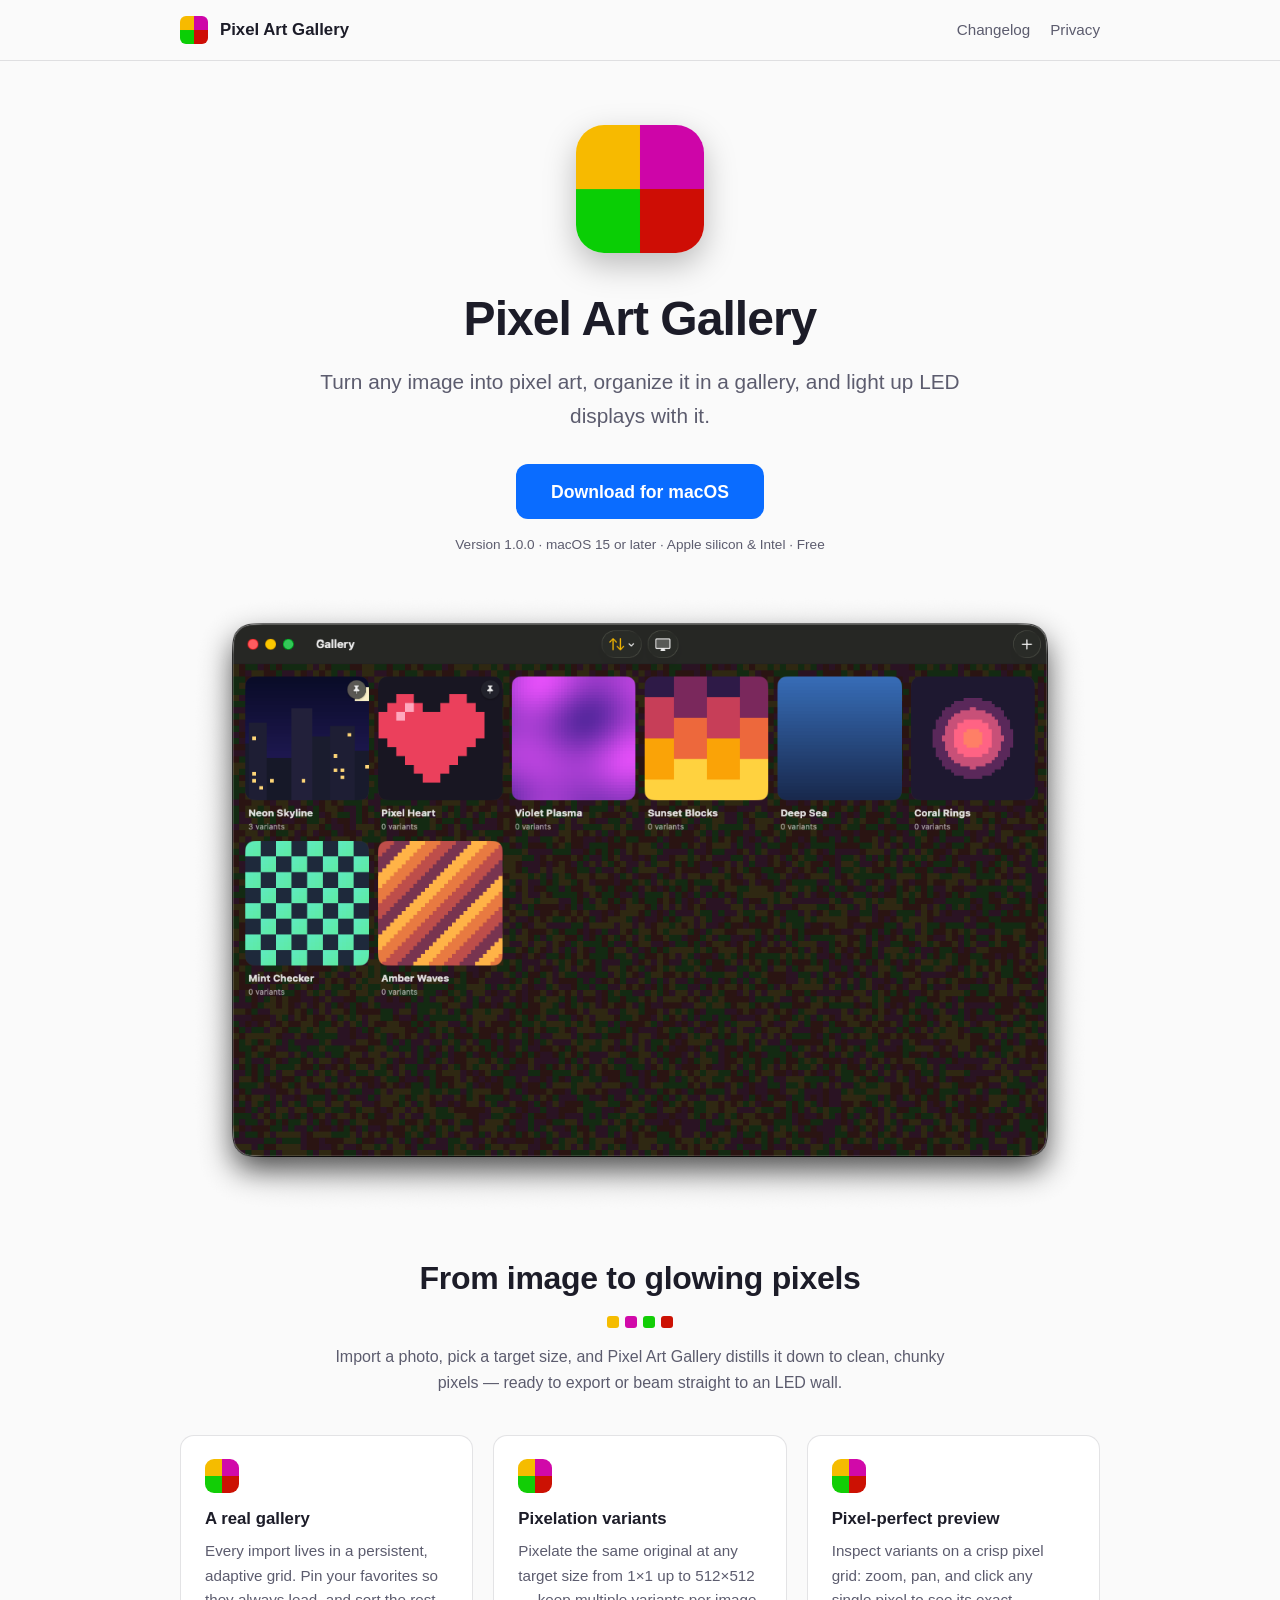
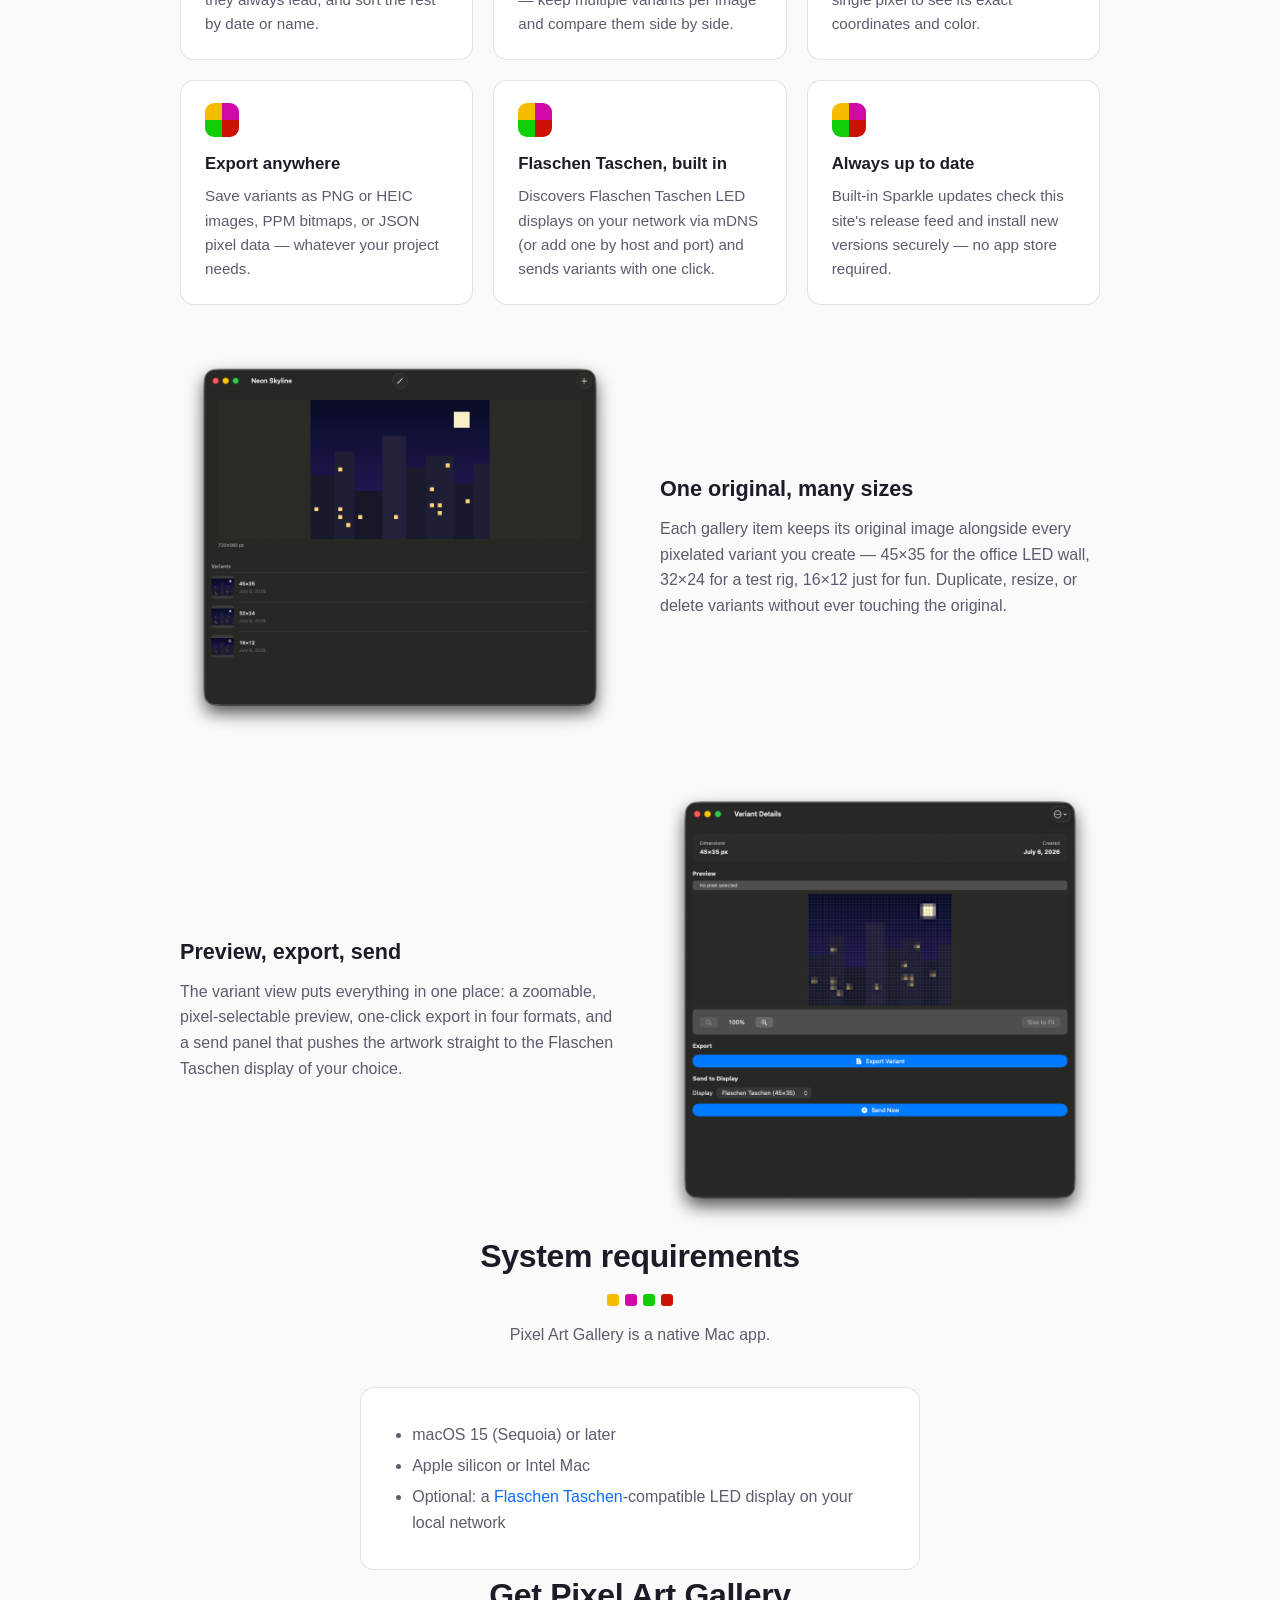
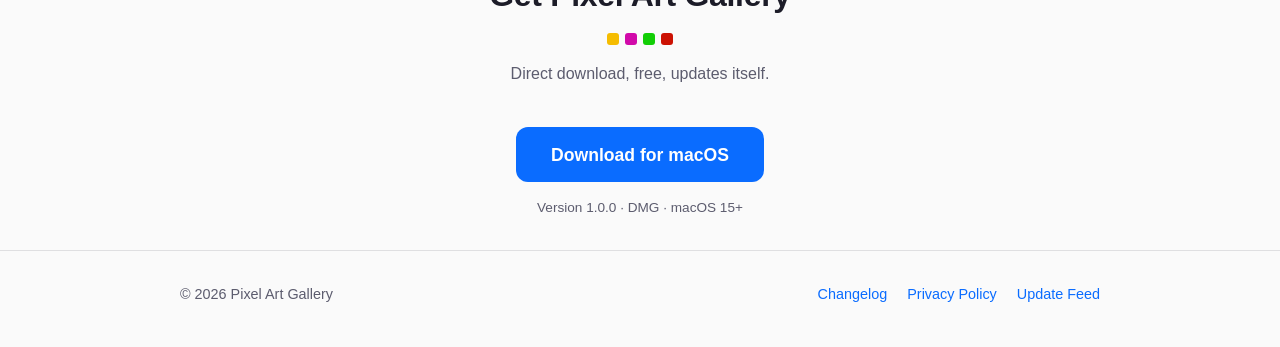
<file: website/index.html>
<!DOCTYPE html>
<html lang="en">
<head>
  <meta charset="utf-8">
  <meta name="viewport" content="width=device-width, initial-scale=1">
  <title>Pixel Art Gallery — Turn any image into pixel art for macOS</title>
  <meta name="description" content="Pixel Art Gallery for macOS turns any image into pixel art, organizes it in a gallery, and sends it to Flaschen Taschen LED displays on your network.">

  <link rel="icon" type="image/png" href="assets/favicon.png">
  <link rel="apple-touch-icon" href="assets/icon-512.png">
  <link rel="stylesheet" href="css/site.css">

  <meta property="og:type" content="website">
  <meta property="og:site_name" content="Pixel Art Gallery">
  <meta property="og:title" content="Pixel Art Gallery for macOS">
  <meta property="og:description" content="Turn any image into pixel art, organize it in a gallery, and light up Flaschen Taschen LED displays with it.">
  <meta property="og:url" content="https://pixelartgallery.sstools.co/">
  <meta property="og:image" content="https://pixelartgallery.sstools.co/assets/og-image.png">
  <meta property="og:image:width" content="1200">
  <meta property="og:image:height" content="630">
  <meta name="twitter:card" content="summary_large_image">
  <meta name="twitter:title" content="Pixel Art Gallery for macOS">
  <meta name="twitter:description" content="Turn any image into pixel art, organize it in a gallery, and light up Flaschen Taschen LED displays with it.">
  <meta name="twitter:image" content="https://pixelartgallery.sstools.co/assets/og-image.png">
</head>
<body>

<header class="site-header">
  <div class="container">
    <img class="mark" src="assets/icon-512.png" alt="" width="28" height="28">
    <span class="name">Pixel Art Gallery</span>
    <nav>
      <a href="changelog.html">Changelog</a>
      <a href="privacy.html">Privacy</a>
    </nav>
  </div>
</header>

<main>

  <div class="hero container">
    <img class="app-icon" src="assets/icon-512.png" alt="Pixel Art Gallery app icon" width="128" height="128">
    <h1>Pixel Art Gallery</h1>
    <p class="tagline">Turn any image into pixel art, organize it in a gallery, and light up LED displays with it.</p>
    <a class="button-download" href="downloads/PixelArtGallery-1.0.0.dmg" download>Download for macOS</a>
    <p class="fine-print">Version 1.0.0 &middot; macOS 15 or later &middot; Apple silicon &amp; Intel &middot; Free</p>
    <div class="hero-shot shot">
      <img src="assets/screenshots/gallery-grid.png" alt="The Pixel Art Gallery main window: a grid of pixel-art thumbnails with pinned favorites leading the gallery" width="1172" height="804">
    </div>
  </div>

  <section class="container" id="features">
    <h2>From image to glowing pixels</h2>
    <div class="pixel-row" aria-hidden="true"><span></span><span></span><span></span><span></span></div>
    <p class="lede">Import a photo, pick a target size, and Pixel Art Gallery distills it down to clean, chunky pixels — ready to export or beam straight to an LED wall.</p>

    <div class="features">
      <div class="feature">
        <div class="chip" aria-hidden="true"><i></i><i></i><i></i><i></i></div>
        <h3>A real gallery</h3>
        <p>Every import lives in a persistent, adaptive grid. Pin your favorites so they always lead, and sort the rest by date or name.</p>
      </div>
      <div class="feature">
        <div class="chip" aria-hidden="true"><i></i><i></i><i></i><i></i></div>
        <h3>Pixelation variants</h3>
        <p>Pixelate the same original at any target size from 1&times;1 up to 512&times;512 — keep multiple variants per image and compare them side by side.</p>
      </div>
      <div class="feature">
        <div class="chip" aria-hidden="true"><i></i><i></i><i></i><i></i></div>
        <h3>Pixel-perfect preview</h3>
        <p>Inspect variants on a crisp pixel grid: zoom, pan, and click any single pixel to see its exact coordinates and color.</p>
      </div>
      <div class="feature">
        <div class="chip" aria-hidden="true"><i></i><i></i><i></i><i></i></div>
        <h3>Export anywhere</h3>
        <p>Save variants as PNG or HEIC images, PPM bitmaps, or JSON pixel data — whatever your project needs.</p>
      </div>
      <div class="feature">
        <div class="chip" aria-hidden="true"><i></i><i></i><i></i><i></i></div>
        <h3>Flaschen Taschen, built in</h3>
        <p>Discovers Flaschen Taschen LED displays on your network via mDNS (or add one by host and port) and sends variants with one click.</p>
      </div>
      <div class="feature">
        <div class="chip" aria-hidden="true"><i></i><i></i><i></i><i></i></div>
        <h3>Always up to date</h3>
        <p>Built-in Sparkle updates check this site's release feed and install new versions securely — no app store required.</p>
      </div>
    </div>

    <div class="showcase">
      <div class="shot">
        <img src="assets/screenshots/item-detail.png" alt="A gallery item's detail view showing the original image and its list of pixelated variants at different sizes" width="1012" height="884">
      </div>
      <div>
        <h3>One original, many sizes</h3>
        <p>Each gallery item keeps its original image alongside every pixelated variant you create — 45&times;35 for the office LED wall, 32&times;24 for a test rig, 16&times;12 just for fun. Duplicate, resize, or delete variants without ever touching the original.</p>
      </div>
    </div>

    <div class="showcase flip">
      <div class="shot">
        <img src="assets/screenshots/variant-detail.png" alt="The variant detail view with a zoomable pixel-grid preview, an export button, and a Send to Display section targeting a Flaschen Taschen display" width="972" height="984">
      </div>
      <div>
        <h3>Preview, export, send</h3>
        <p>The variant view puts everything in one place: a zoomable, pixel-selectable preview, one-click export in four formats, and a send panel that pushes the artwork straight to the Flaschen Taschen display of your choice.</p>
      </div>
    </div>
  </section>

  <section class="container" id="requirements">
    <h2>System requirements</h2>
    <div class="pixel-row" aria-hidden="true"><span></span><span></span><span></span><span></span></div>
    <p class="lede">Pixel Art Gallery is a native Mac app.</p>
    <div class="requirements">
      <ul>
        <li>macOS 15 (Sequoia) or later</li>
        <li>Apple silicon or Intel Mac</li>
        <li>Optional: a <a href="https://github.com/hzeller/flaschen-taschen">Flaschen Taschen</a>-compatible LED display on your local network</li>
      </ul>
    </div>
  </section>

  <section class="container" style="text-align: center;">
    <h2>Get Pixel Art Gallery</h2>
    <div class="pixel-row" aria-hidden="true"><span></span><span></span><span></span><span></span></div>
    <p class="lede">Direct download, free, updates itself.</p>
    <a class="button-download" href="downloads/PixelArtGallery-1.0.0.dmg" download>Download for macOS</a>
    <p class="fine-print" style="color: var(--text-secondary); font-size: 0.85rem; margin-top: 0.9rem;">Version 1.0.0 &middot; DMG &middot; macOS 15+</p>
  </section>

</main>

<footer class="site-footer">
  <div class="container">
    <span>&copy; 2026 Pixel Art Gallery</span>
    <nav>
      <a href="changelog.html">Changelog</a>
      <a href="privacy.html">Privacy Policy</a>
      <a href="appcast.xml">Update Feed</a>
    </nav>
  </div>
</footer>

</body>
</html>
</file>
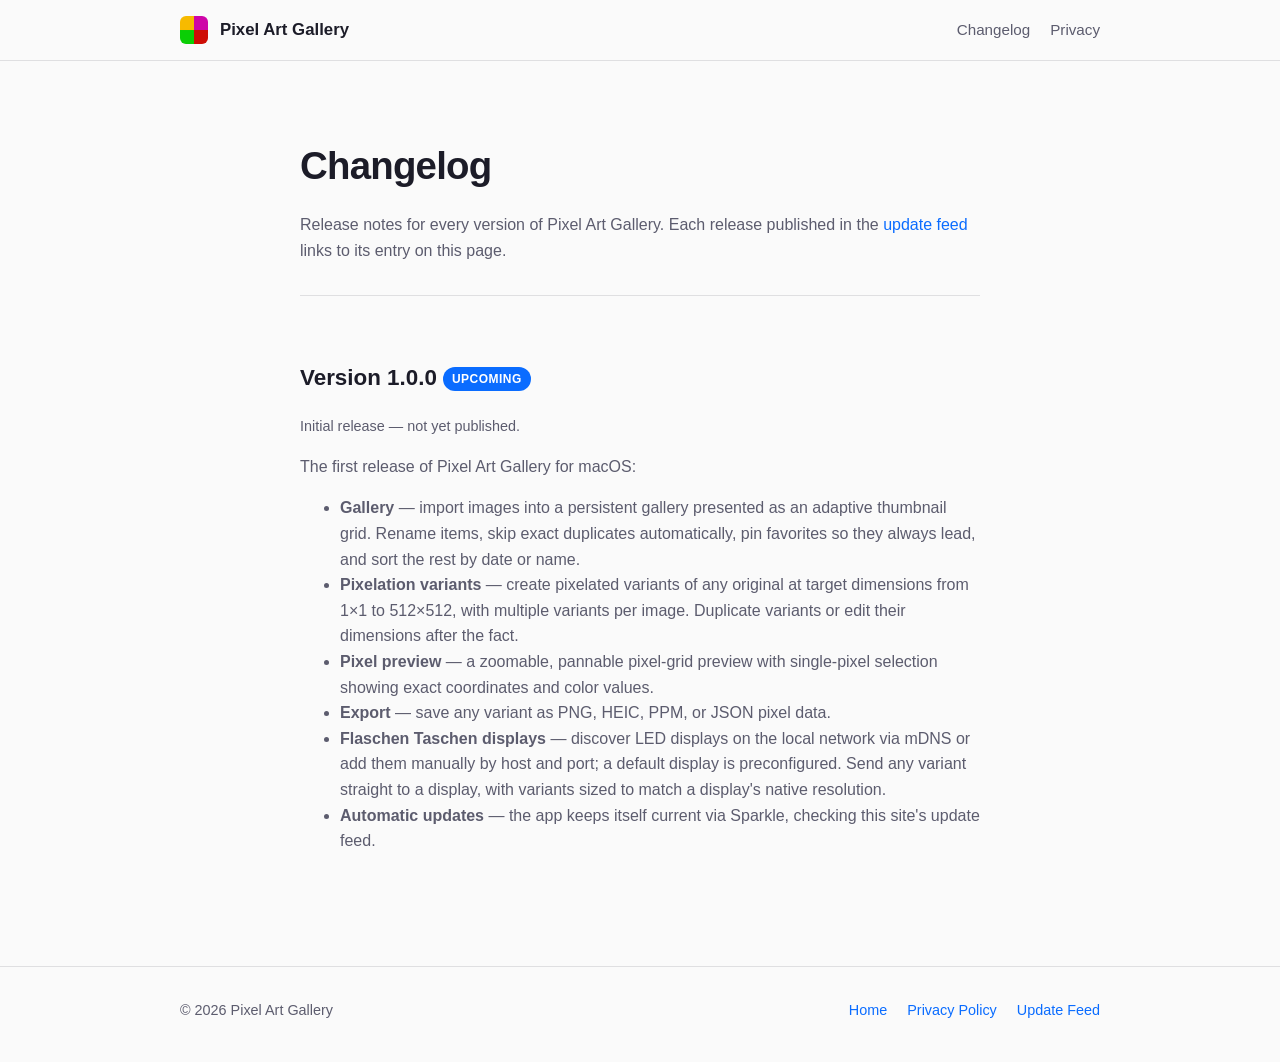
<file: website/changelog.html>
<!DOCTYPE html>
<html lang="en">
<head>
  <meta charset="utf-8">
  <meta name="viewport" content="width=device-width, initial-scale=1">
  <title>Changelog — Pixel Art Gallery</title>
  <meta name="description" content="Release notes for Pixel Art Gallery for macOS.">
  <link rel="icon" type="image/png" href="assets/favicon.png">
  <link rel="apple-touch-icon" href="assets/icon-512.png">
  <link rel="stylesheet" href="css/site.css">
</head>
<body>

<header class="site-header">
  <div class="container">
    <a href="index.html" style="display: flex; align-items: center; gap: 0.75rem;">
      <img class="mark" src="assets/icon-512.png" alt="" width="28" height="28">
      <span class="name">Pixel Art Gallery</span>
    </a>
    <nav>
      <a href="changelog.html">Changelog</a>
      <a href="privacy.html">Privacy</a>
    </nav>
  </div>
</header>

<main class="prose">
  <h1>Changelog</h1>
  <p>Release notes for every version of Pixel Art Gallery. Each release published in the <a href="appcast.xml">update feed</a> links to its entry on this page.</p>

  <article id="v1-0-0">
    <h2>Version 1.0.0 <span class="badge">Upcoming</span></h2>
    <p class="meta">Initial release &mdash; not yet published.</p>
    <p>The first release of Pixel Art Gallery for macOS:</p>
    <ul>
      <li><strong>Gallery</strong> &mdash; import images into a persistent gallery presented as an adaptive thumbnail grid. Rename items, skip exact duplicates automatically, pin favorites so they always lead, and sort the rest by date or name.</li>
      <li><strong>Pixelation variants</strong> &mdash; create pixelated variants of any original at target dimensions from 1&times;1 to 512&times;512, with multiple variants per image. Duplicate variants or edit their dimensions after the fact.</li>
      <li><strong>Pixel preview</strong> &mdash; a zoomable, pannable pixel-grid preview with single-pixel selection showing exact coordinates and color values.</li>
      <li><strong>Export</strong> &mdash; save any variant as PNG, HEIC, PPM, or JSON pixel data.</li>
      <li><strong>Flaschen Taschen displays</strong> &mdash; discover LED displays on the local network via mDNS or add them manually by host and port; a default display is preconfigured. Send any variant straight to a display, with variants sized to match a display's native resolution.</li>
      <li><strong>Automatic updates</strong> &mdash; the app keeps itself current via Sparkle, checking this site's update feed.</li>
    </ul>
  </article>
</main>

<footer class="site-footer">
  <div class="container">
    <span>&copy; 2026 Pixel Art Gallery</span>
    <nav>
      <a href="index.html">Home</a>
      <a href="privacy.html">Privacy Policy</a>
      <a href="appcast.xml">Update Feed</a>
    </nav>
  </div>
</footer>

</body>
</html>
</file>
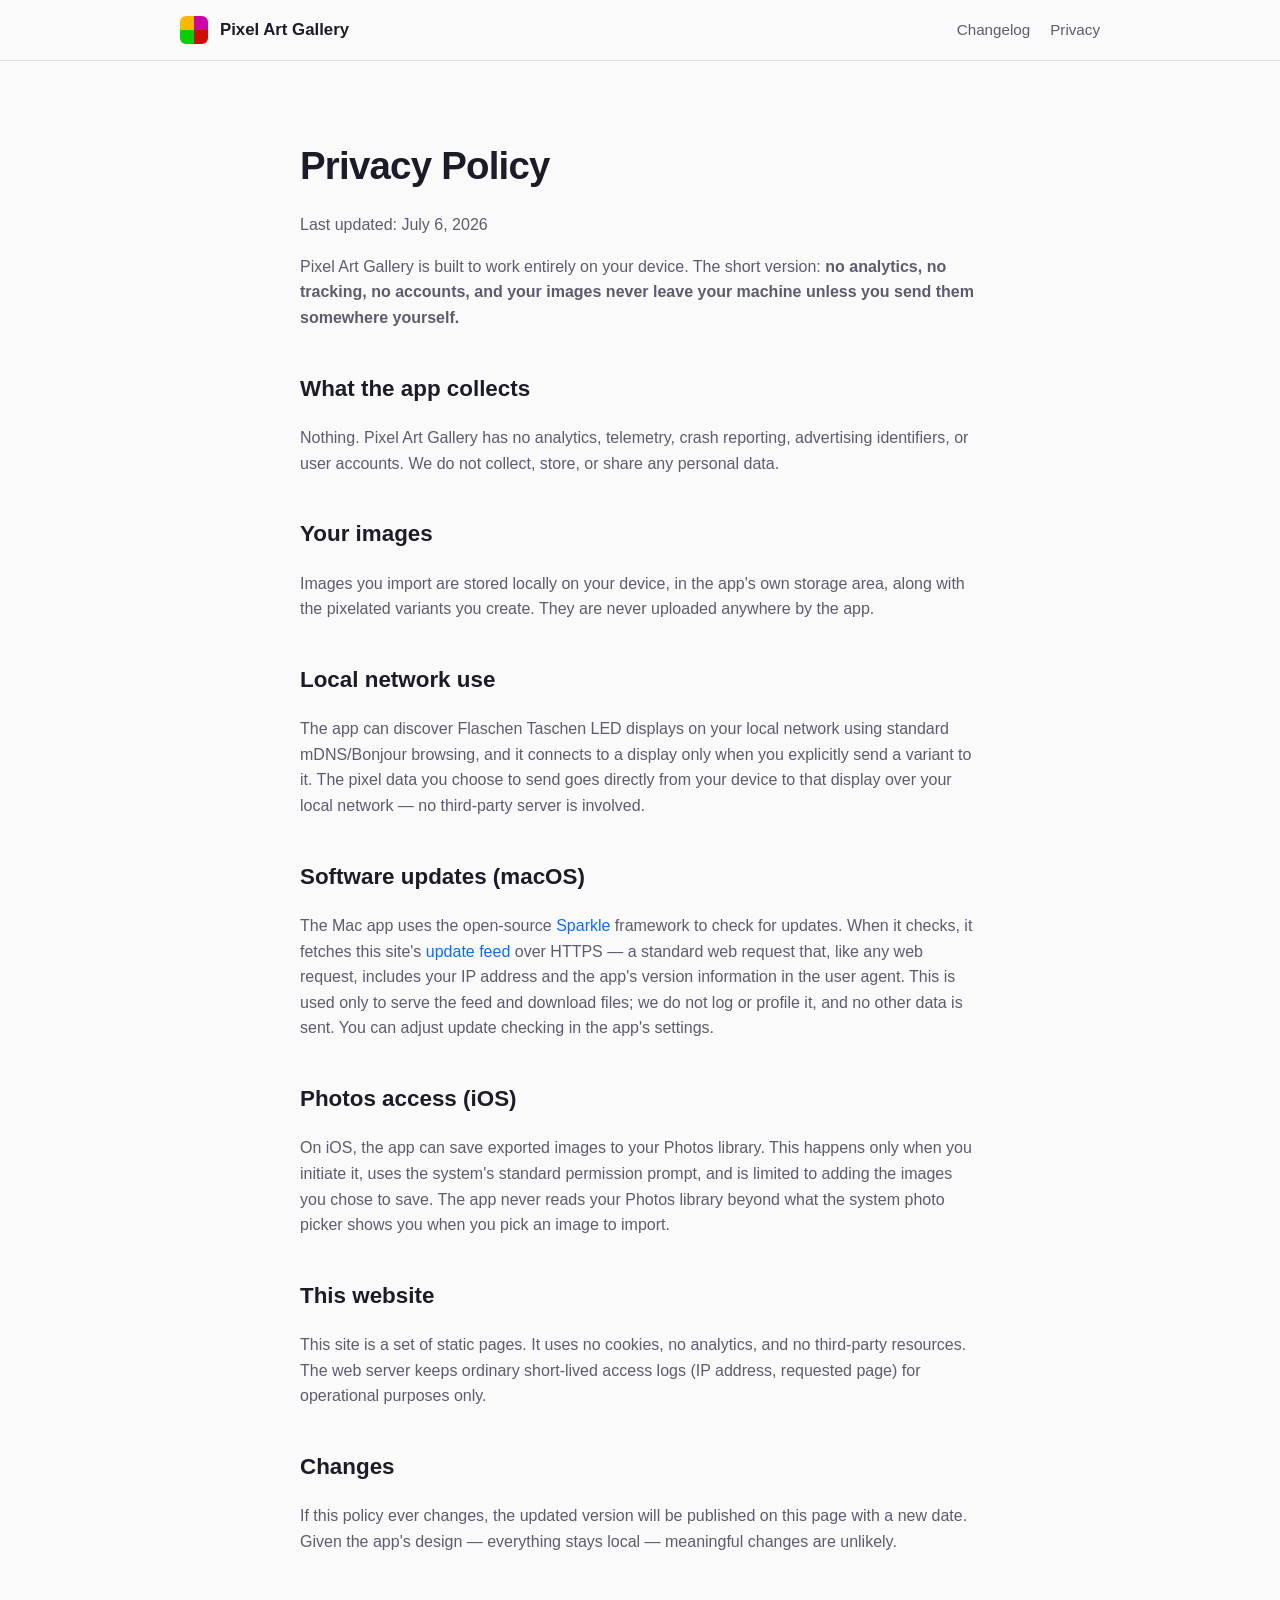
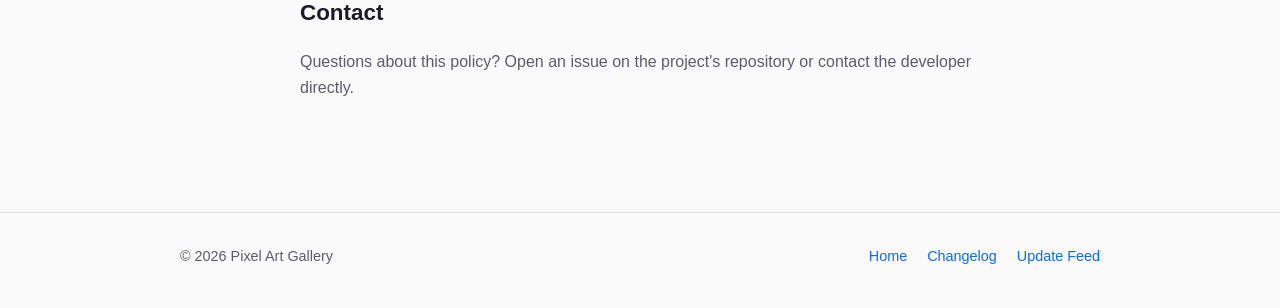
<file: website/privacy.html>
<!DOCTYPE html>
<html lang="en">
<head>
  <meta charset="utf-8">
  <meta name="viewport" content="width=device-width, initial-scale=1">
  <title>Privacy Policy — Pixel Art Gallery</title>
  <meta name="description" content="Privacy policy for Pixel Art Gallery: no analytics, no tracking, no accounts. Your images stay on your device.">
  <link rel="icon" type="image/png" href="assets/favicon.png">
  <link rel="apple-touch-icon" href="assets/icon-512.png">
  <link rel="stylesheet" href="css/site.css">
</head>
<body>

<header class="site-header">
  <div class="container">
    <a href="index.html" style="display: flex; align-items: center; gap: 0.75rem;">
      <img class="mark" src="assets/icon-512.png" alt="" width="28" height="28">
      <span class="name">Pixel Art Gallery</span>
    </a>
    <nav>
      <a href="changelog.html">Changelog</a>
      <a href="privacy.html">Privacy</a>
    </nav>
  </div>
</header>

<main class="prose">
  <h1>Privacy Policy</h1>
  <p class="meta">Last updated: July 6, 2026</p>

  <p>Pixel Art Gallery is built to work entirely on your device. The short version: <strong>no analytics, no tracking, no accounts, and your images never leave your machine unless you send them somewhere yourself.</strong></p>

  <h2>What the app collects</h2>
  <p>Nothing. Pixel Art Gallery has no analytics, telemetry, crash reporting, advertising identifiers, or user accounts. We do not collect, store, or share any personal data.</p>

  <h2>Your images</h2>
  <p>Images you import are stored locally on your device, in the app's own storage area, along with the pixelated variants you create. They are never uploaded anywhere by the app.</p>

  <h2>Local network use</h2>
  <p>The app can discover Flaschen Taschen LED displays on your local network using standard mDNS/Bonjour browsing, and it connects to a display only when you explicitly send a variant to it. The pixel data you choose to send goes directly from your device to that display over your local network — no third-party server is involved.</p>

  <h2>Software updates (macOS)</h2>
  <p>The Mac app uses the open-source <a href="https://sparkle-project.org">Sparkle</a> framework to check for updates. When it checks, it fetches this site's <a href="appcast.xml">update feed</a> over HTTPS — a standard web request that, like any web request, includes your IP address and the app's version information in the user agent. This is used only to serve the feed and download files; we do not log or profile it, and no other data is sent. You can adjust update checking in the app's settings.</p>

  <h2>Photos access (iOS)</h2>
  <p>On iOS, the app can save exported images to your Photos library. This happens only when you initiate it, uses the system's standard permission prompt, and is limited to adding the images you chose to save. The app never reads your Photos library beyond what the system photo picker shows you when you pick an image to import.</p>

  <h2>This website</h2>
  <p>This site is a set of static pages. It uses no cookies, no analytics, and no third-party resources. The web server keeps ordinary short-lived access logs (IP address, requested page) for operational purposes only.</p>

  <h2>Changes</h2>
  <p>If this policy ever changes, the updated version will be published on this page with a new date. Given the app's design — everything stays local — meaningful changes are unlikely.</p>

  <h2>Contact</h2>
  <p>Questions about this policy? Open an issue on the project's repository or contact the developer directly.</p>
</main>

<footer class="site-footer">
  <div class="container">
    <span>&copy; 2026 Pixel Art Gallery</span>
    <nav>
      <a href="index.html">Home</a>
      <a href="changelog.html">Changelog</a>
      <a href="appcast.xml">Update Feed</a>
    </nav>
  </div>
</footer>

</body>
</html>
</file>
<file: website/css/site.css>
/* Pixel Art Gallery — static site styles.
   Self-contained: system fonts only, no external resources.
   Light/dark via prefers-color-scheme. */

:root {
  --bg: #fafafa;
  --bg-raised: #ffffff;
  --text: #1c1c28;
  --text-secondary: #5c5c6e;
  --border: rgba(28, 28, 40, 0.12);
  --accent: #0a6cff;
  --accent-hover: #0857cc;
  --accent-contrast: #ffffff;
  --pixel-amber: #f5bc00;
  --pixel-magenta: #d109a9;
  --pixel-green: #12ce06;
  --pixel-red: #cc1103;
  color-scheme: light dark;
}

@media (prefers-color-scheme: dark) {
  :root {
    --bg: #0d0e16;
    --bg-raised: #171826;
    --text: #ececf4;
    --text-secondary: #9a9ab0;
    --border: rgba(236, 236, 244, 0.14);
    --accent: #3b82f6;
    --accent-hover: #60a5fa;
  }
}

* {
  box-sizing: border-box;
}

html {
  -webkit-text-size-adjust: 100%;
}

body {
  margin: 0;
  font-family: -apple-system, BlinkMacSystemFont, "Segoe UI", Roboto, Helvetica, Arial, sans-serif;
  background: var(--bg);
  color: var(--text);
  line-height: 1.6;
}

a {
  color: var(--accent);
  text-decoration: none;
}

a:hover {
  text-decoration: underline;
}

img {
  max-width: 100%;
  height: auto;
}

.container {
  max-width: 960px;
  margin: 0 auto;
  padding: 0 1.25rem;
}

/* ---------- Header / nav ---------- */

header.site-header {
  padding: 1rem 0;
  border-bottom: 1px solid var(--border);
}

.site-header .container {
  display: flex;
  align-items: center;
  gap: 0.75rem;
  flex-wrap: wrap;
}

.site-header img.mark {
  width: 28px;
  height: 28px;
  border-radius: 6px;
}

.site-header .name {
  font-weight: 700;
  font-size: 1.05rem;
  color: var(--text);
}

.site-header nav {
  margin-left: auto;
  display: flex;
  gap: 1.25rem;
}

.site-header nav a {
  color: var(--text-secondary);
  font-size: 0.95rem;
}

.site-header nav a:hover {
  color: var(--accent);
}

/* ---------- Hero ---------- */

.hero {
  text-align: center;
  padding: 4rem 0 2.5rem;
}

.hero img.app-icon {
  width: 128px;
  height: 128px;
  border-radius: 28px;
  box-shadow: 0 12px 32px rgba(0, 0, 0, 0.25);
}

.hero h1 {
  font-size: clamp(2rem, 6vw, 3rem);
  margin: 1.25rem 0 0.5rem;
  letter-spacing: -0.02em;
}

.hero p.tagline {
  font-size: clamp(1.05rem, 3vw, 1.3rem);
  color: var(--text-secondary);
  max-width: 34em;
  margin: 0 auto 2rem;
}

.button-download {
  display: inline-block;
  background: var(--accent);
  color: var(--accent-contrast);
  font-size: 1.1rem;
  font-weight: 600;
  padding: 0.85rem 2.2rem;
  border-radius: 12px;
  transition: background 0.15s ease;
}

.button-download:hover {
  background: var(--accent-hover);
  text-decoration: none;
}

.hero .fine-print {
  margin-top: 0.9rem;
  font-size: 0.85rem;
  color: var(--text-secondary);
}

.hero-shot {
  margin: 2.5rem auto 0;
  max-width: 900px;
}

/* Screenshots are captured with the native macOS window shadow baked in
   (transparent margins), so they need no extra frame. */
.shot img {
  display: block;
  margin: 0 auto;
}

/* ---------- Pixel divider ---------- */

.pixel-row {
  display: flex;
  gap: 6px;
  justify-content: center;
  margin: 0.75rem 0 0;
}

.pixel-row span {
  width: 12px;
  height: 12px;
  border-radius: 3px;
  display: inline-block;
}

.pixel-row span:nth-child(1) { background: var(--pixel-amber); }
.pixel-row span:nth-child(2) { background: var(--pixel-magenta); }
.pixel-row span:nth-child(3) { background: var(--pixel-green); }
.pixel-row span:nth-child(4) { background: var(--pixel-red); }

/* ---------- Sections ---------- */

section {
  padding: 3rem 0;
}

section h2 {
  text-align: center;
  font-size: clamp(1.5rem, 4vw, 2rem);
  margin: 0 0 0.25rem;
  letter-spacing: -0.01em;
}

section p.lede {
  text-align: center;
  color: var(--text-secondary);
  max-width: 40em;
  margin: 1rem auto 2.5rem;
}

/* ---------- Feature cards ---------- */

.features {
  display: grid;
  grid-template-columns: repeat(auto-fit, minmax(260px, 1fr));
  gap: 1.25rem;
  margin-top: 2rem;
}

.feature {
  background: var(--bg-raised);
  border: 1px solid var(--border);
  border-radius: 14px;
  padding: 1.4rem 1.5rem;
}

.feature .chip {
  width: 34px;
  height: 34px;
  border-radius: 9px;
  display: grid;
  grid-template-columns: 1fr 1fr;
  overflow: hidden;
  margin-bottom: 0.85rem;
}

.feature .chip i { display: block; }
.feature .chip i:nth-child(1) { background: var(--pixel-amber); }
.feature .chip i:nth-child(2) { background: var(--pixel-magenta); }
.feature .chip i:nth-child(3) { background: var(--pixel-green); }
.feature .chip i:nth-child(4) { background: var(--pixel-red); }

.feature h3 {
  margin: 0 0 0.4rem;
  font-size: 1.05rem;
}

.feature p {
  margin: 0;
  font-size: 0.95rem;
  color: var(--text-secondary);
}

/* ---------- Showcase rows ---------- */

.showcase {
  display: grid;
  grid-template-columns: 1fr 1fr;
  gap: 2.5rem;
  align-items: center;
  margin-top: 3rem;
}

.showcase.flip .shot { order: 2; }

.showcase h3 {
  font-size: 1.35rem;
  margin: 0 0 0.6rem;
}

.showcase p {
  color: var(--text-secondary);
  margin: 0;
}

@media (max-width: 720px) {
  .showcase {
    grid-template-columns: 1fr;
    gap: 1.25rem;
  }
  .showcase.flip .shot { order: 0; }
}

/* ---------- Requirements ---------- */

.requirements {
  background: var(--bg-raised);
  border: 1px solid var(--border);
  border-radius: 14px;
  padding: 1.75rem 2rem;
  max-width: 560px;
  margin: 0 auto;
}

.requirements ul {
  margin: 0;
  padding-left: 1.2rem;
  color: var(--text-secondary);
}

.requirements li {
  margin: 0.35rem 0;
}

/* ---------- Prose pages (changelog, privacy) ---------- */

main.prose {
  max-width: 720px;
  margin: 0 auto;
  padding: 3rem 1.25rem 4rem;
}

main.prose h1 {
  font-size: clamp(1.75rem, 5vw, 2.4rem);
  letter-spacing: -0.02em;
  margin-bottom: 0.5rem;
}

main.prose h2 {
  margin-top: 2.5rem;
  font-size: 1.4rem;
}

main.prose h3 {
  margin-top: 1.75rem;
  font-size: 1.1rem;
}

main.prose p,
main.prose li {
  color: var(--text-secondary);
}

main.prose article {
  border-top: 1px solid var(--border);
  padding-top: 1.5rem;
  margin-top: 2rem;
}

main.prose article .meta {
  font-size: 0.9rem;
  color: var(--text-secondary);
}

.badge {
  display: inline-block;
  font-size: 0.75rem;
  font-weight: 600;
  text-transform: uppercase;
  letter-spacing: 0.04em;
  padding: 0.15rem 0.55rem;
  border-radius: 999px;
  background: var(--accent);
  color: var(--accent-contrast);
  vertical-align: middle;
}

/* ---------- Footer ---------- */

footer.site-footer {
  border-top: 1px solid var(--border);
  padding: 2rem 0 2.5rem;
  margin-top: 2rem;
}

.site-footer .container {
  display: flex;
  flex-wrap: wrap;
  gap: 1rem;
  align-items: center;
  justify-content: space-between;
  color: var(--text-secondary);
  font-size: 0.9rem;
}

.site-footer nav {
  display: flex;
  gap: 1.25rem;
}
</file>
